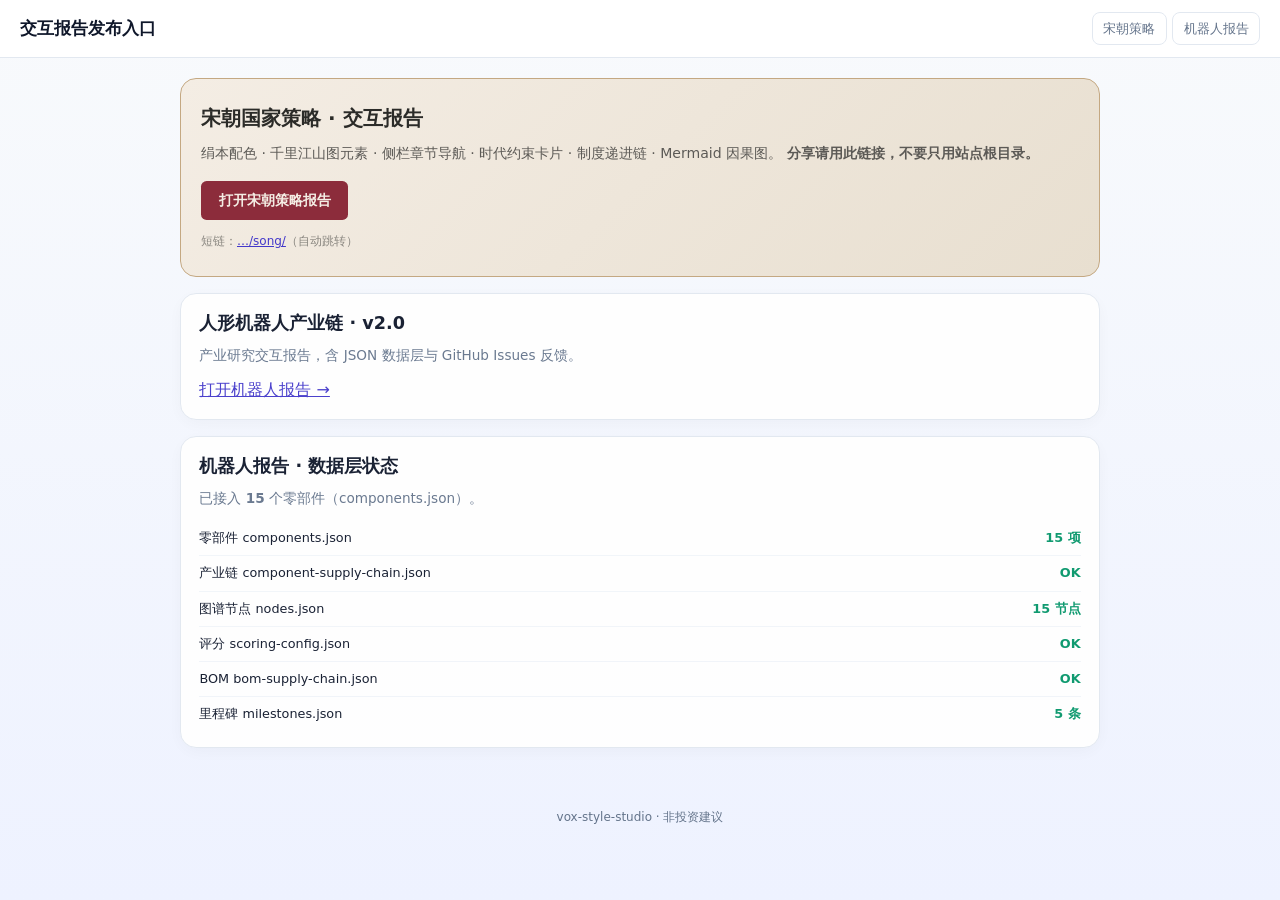
<file: index.html>
<!DOCTYPE html>
<html lang="zh-CN">
<head>
  <meta charset="UTF-8" />
  <meta http-equiv="Content-Type" content="text/html; charset=utf-8" />
  <meta name="viewport" content="width=device-width, initial-scale=1.0" />
  <title>交互报告发布入口 · vox-style-studio</title>
  <link rel="stylesheet" href="assets/style.css" />
  <style>
    .hub-hero {
      background: linear-gradient(135deg, #f4ede4 0%, #e8dfd0 100%);
      border: 1px solid #c4a882;
      border-radius: 1rem;
      padding: 1.5rem 1.25rem;
      margin-bottom: 1rem;
    }
    .hub-hero h2 { margin: 0 0 0.5rem; font-size: 1.25rem; color: #2b2b28; }
    .hub-hero p { margin: 0 0 1rem; font-size: 0.88rem; color: #5c5a56; line-height: 1.6; }
    .hub-hero .cta {
      display: inline-block;
      padding: 0.55rem 1.1rem;
      background: #8c2c3b;
      color: #f4ede4 !important;
      text-decoration: none;
      border-radius: 0.35rem;
      font-weight: 600;
      font-size: 0.9rem;
    }
    .hub-hero .cta:hover { background: #a84552; }
    .hub-secondary { opacity: 0.95; }
  </style>
</head>
<body>
  <header class="site-header">
    <h1>交互报告发布入口</h1>
    <nav aria-label="报告入口">
      <a href="song-dynasty-report.html">宋朝策略</a>
      <a href="clone-robotics-report.html#tab=routes">机器人报告</a>
    </nav>
  </header>

  <main>
    <section class="hub-hero" aria-labelledby="song-heading">
      <h2 id="song-heading">宋朝国家策略 · 交互报告</h2>
      <p>
        绢本配色 · 千里江山图元素 · 侧栏章节导航 · 时代约束卡片 · 制度递进链 · Mermaid 因果图。
        <strong>分享请用此链接，不要只用站点根目录。</strong>
      </p>
      <a class="cta" href="song-dynasty-report.html">打开宋朝策略报告</a>
      <p style="margin:0.75rem 0 0;font-size:0.75rem;color:#8a8780">
        短链：<a href="song/">…/song/</a>（自动跳转）
      </p>
    </section>

    <section class="card hub-secondary" aria-labelledby="robot-heading">
      <h2 id="robot-heading">人形机器人产业链 · v2.0</h2>
      <p style="margin:0 0 0.75rem;font-size:0.85rem;color:#64748b">
        产业研究交互报告，含 JSON 数据层与 GitHub Issues 反馈。
      </p>
      <p style="margin:0">
        <a href="clone-robotics-report.html#tab=routes">打开机器人报告 →</a>
      </p>
    </section>

    <section class="card hub-secondary" aria-labelledby="data-heading">
      <h2 id="data-heading">机器人报告 · 数据层状态</h2>
      <p style="margin:0 0 0.75rem;font-size:0.85rem;color:#64748b">
        已接入 <strong id="components-count">—</strong> 个零部件（components.json）。
      </p>
      <div id="data-status">加载中…</div>
    </section>
  </main>

  <footer>
    vox-style-studio · 非投资建议
  </footer>
  <script type="module" src="assets/app.js"></script>
</body>
</html>
</file>
<file: assets/style.css>
:root {
  --bg: #f8fafc;
  --card: #fff;
  --border: #e2e8f0;
  --text: #0f172a;
  --muted: #64748b;
  --accent: #4338ca;
  --accent-soft: #eef2ff;
  --purple: #7c3aed;
  --emerald: #059669;
}

* {
  box-sizing: border-box;
}

body {
  margin: 0;
  font-family: "Noto Sans SC", system-ui, sans-serif;
  background: linear-gradient(180deg, var(--bg) 0%, #eef2ff 100%);
  color: var(--text);
  line-height: 1.55;
  min-height: 100vh;
}

a {
  color: var(--accent);
}

.site-header {
  position: sticky;
  top: 0;
  z-index: 20;
  background: rgba(255, 255, 255, 0.92);
  backdrop-filter: blur(8px);
  border-bottom: 1px solid var(--border);
  padding: 0.75rem 1.25rem;
  display: flex;
  flex-wrap: wrap;
  align-items: center;
  gap: 0.75rem 1.25rem;
}

.site-header h1 {
  margin: 0;
  font-size: 1.05rem;
  font-weight: 700;
}

.site-header .tag {
  font-size: 0.65rem;
  font-weight: 700;
  letter-spacing: 0.06em;
  text-transform: uppercase;
  color: var(--accent);
  background: var(--accent-soft);
  border: 1px solid #c7d2fe;
  border-radius: 999px;
  padding: 0.15rem 0.5rem;
}

.site-header nav {
  display: flex;
  flex-wrap: wrap;
  gap: 0.35rem;
  margin-left: auto;
}

.site-header nav a {
  font-size: 0.8rem;
  text-decoration: none;
  padding: 0.35rem 0.65rem;
  border-radius: 0.5rem;
  border: 1px solid var(--border);
  color: var(--muted);
}

.site-header nav a:hover {
  border-color: #a5b4fc;
  color: var(--accent);
  background: var(--accent-soft);
}

main {
  max-width: 960px;
  margin: 0 auto;
  padding: 1.25rem;
}

.banner {
  background: var(--card);
  border: 1px solid var(--border);
  border-radius: 1rem;
  padding: 1rem 1.15rem;
  margin-bottom: 1rem;
  font-size: 0.875rem;
  color: var(--muted);
}

.banner strong {
  color: var(--text);
}

.card {
  background: var(--card);
  border: 1px solid var(--border);
  border-radius: 1rem;
  padding: 1rem 1.15rem;
  margin-bottom: 1rem;
  box-shadow: 0 4px 20px rgba(15, 23, 42, 0.04);
}

.card h2 {
  margin: 0 0 0.5rem;
  font-size: 1.1rem;
}

.card h3 {
  margin: 1rem 0 0.4rem;
  font-size: 0.9rem;
  color: var(--muted);
}

.insight-grid {
  display: grid;
  gap: 0.65rem;
}

@media (min-width: 640px) {
  .insight-grid {
    grid-template-columns: repeat(3, 1fr);
  }
}

.insight {
  border-radius: 0.75rem;
  padding: 0.75rem;
  font-size: 0.8rem;
}

.insight .label {
  font-size: 0.62rem;
  font-weight: 700;
  letter-spacing: 0.05em;
  text-transform: uppercase;
  margin-bottom: 0.25rem;
}

.insight .headline {
  font-weight: 600;
  font-size: 0.85rem;
  margin: 0 0 0.25rem;
}

.insight.emerald {
  background: #ecfdf5;
  border: 1px solid #a7f3d0;
  color: #047857;
}

.insight.purple {
  background: #f5f3ff;
  border: 1px solid #ddd6fe;
  color: var(--purple);
}

.insight.amber {
  background: #fffbeb;
  border: 1px solid #fde68a;
  color: #b45309;
}

.data-list {
  list-style: none;
  margin: 0;
  padding: 0;
}

.data-list li {
  display: flex;
  justify-content: space-between;
  gap: 0.75rem;
  padding: 0.45rem 0;
  border-bottom: 1px solid #f1f5f9;
  font-size: 0.8rem;
}

.data-list li:last-child {
  border-bottom: none;
}

.data-list .ok {
  color: var(--emerald);
  font-weight: 600;
}

.data-list .err {
  color: #dc2626;
  font-weight: 600;
}

.node-list {
  display: grid;
  gap: 0.5rem;
}

@media (min-width: 640px) {
  .node-list {
    grid-template-columns: repeat(2, 1fr);
  }
}

.node-chip {
  border: 1px solid var(--border);
  border-radius: 0.65rem;
  padding: 0.55rem 0.65rem;
  font-size: 0.78rem;
}

.node-chip strong {
  display: block;
  font-size: 0.82rem;
  margin-bottom: 0.15rem;
}

.status-pill {
  display: inline-block;
  font-size: 0.65rem;
  padding: 0.1rem 0.4rem;
  border-radius: 999px;
  background: #f1f5f9;
  color: var(--muted);
  margin-left: 0.25rem;
}

footer {
  text-align: center;
  font-size: 0.75rem;
  color: var(--muted);
  padding: 1.5rem 1rem 2rem;
}

#feedback-fab {
  position: fixed;
  right: 18px;
  bottom: 18px;
  z-index: 60;
  border: 1px solid #c7d2fe;
  background: #4338ca;
  color: #fff;
  border-radius: 999px;
  padding: 0.7rem 1rem;
  font: inherit;
  font-weight: 700;
  box-shadow: 0 10px 24px rgba(67, 56, 202, 0.28);
  cursor: pointer;
}

.feedback-backdrop {
  position: fixed;
  inset: 0;
  z-index: 80;
  background: rgba(15, 23, 42, 0.42);
  display: flex;
  align-items: center;
  justify-content: center;
  padding: 1rem;
}

.feedback-modal {
  width: min(560px, 100%);
  background: #fff;
  border-radius: 0.75rem;
  border: 1px solid var(--border);
  box-shadow: 0 24px 60px rgba(15, 23, 42, 0.28);
  padding: 1rem;
}

.feedback-head,
.feedback-actions {
  display: flex;
  align-items: center;
  justify-content: space-between;
  gap: 0.75rem;
}

.feedback-head h2 {
  margin: 0;
  font-size: 1.1rem;
}

.feedback-kicker {
  margin: 0 0 0.1rem;
  color: var(--accent);
  font-size: 0.7rem;
  font-weight: 700;
}

.feedback-close {
  width: 2rem;
  height: 2rem;
  border: 1px solid var(--border);
  border-radius: 999px;
  background: #fff;
  cursor: pointer;
  font-size: 1.2rem;
}

.feedback-modal label {
  display: block;
  margin-top: 0.85rem;
}

.feedback-modal label span {
  display: block;
  margin-bottom: 0.3rem;
  font-size: 0.8rem;
  font-weight: 700;
  color: var(--text);
}

.feedback-modal select,
.feedback-modal textarea,
.feedback-modal input {
  width: 100%;
  border: 1px solid var(--border);
  border-radius: 0.5rem;
  padding: 0.65rem 0.75rem;
  font: inherit;
}

.feedback-hint {
  color: var(--muted);
  font-size: 0.8rem;
}

.feedback-required {
  font-style: normal;
  font-weight: 500;
  color: var(--muted);
  font-size: 0.75rem;
}

.feedback-error {
  margin: 0.35rem 0 0;
  color: #b91c1c;
  font-size: 0.8rem;
}

.feedback-modal textarea[aria-invalid="true"] {
  border-color: #f87171;
}

.feedback-actions {
  margin-top: 1rem;
  justify-content: flex-end;
}

.feedback-primary,
.feedback-secondary {
  border-radius: 0.5rem;
  padding: 0.6rem 0.85rem;
  font: inherit;
  cursor: pointer;
}

.feedback-primary {
  border: 1px solid #4338ca;
  background: #4338ca;
  color: #fff;
  font-weight: 700;
}

.feedback-secondary {
  border: 1px solid var(--border);
  background: #fff;
  color: var(--muted);
}
</file>
